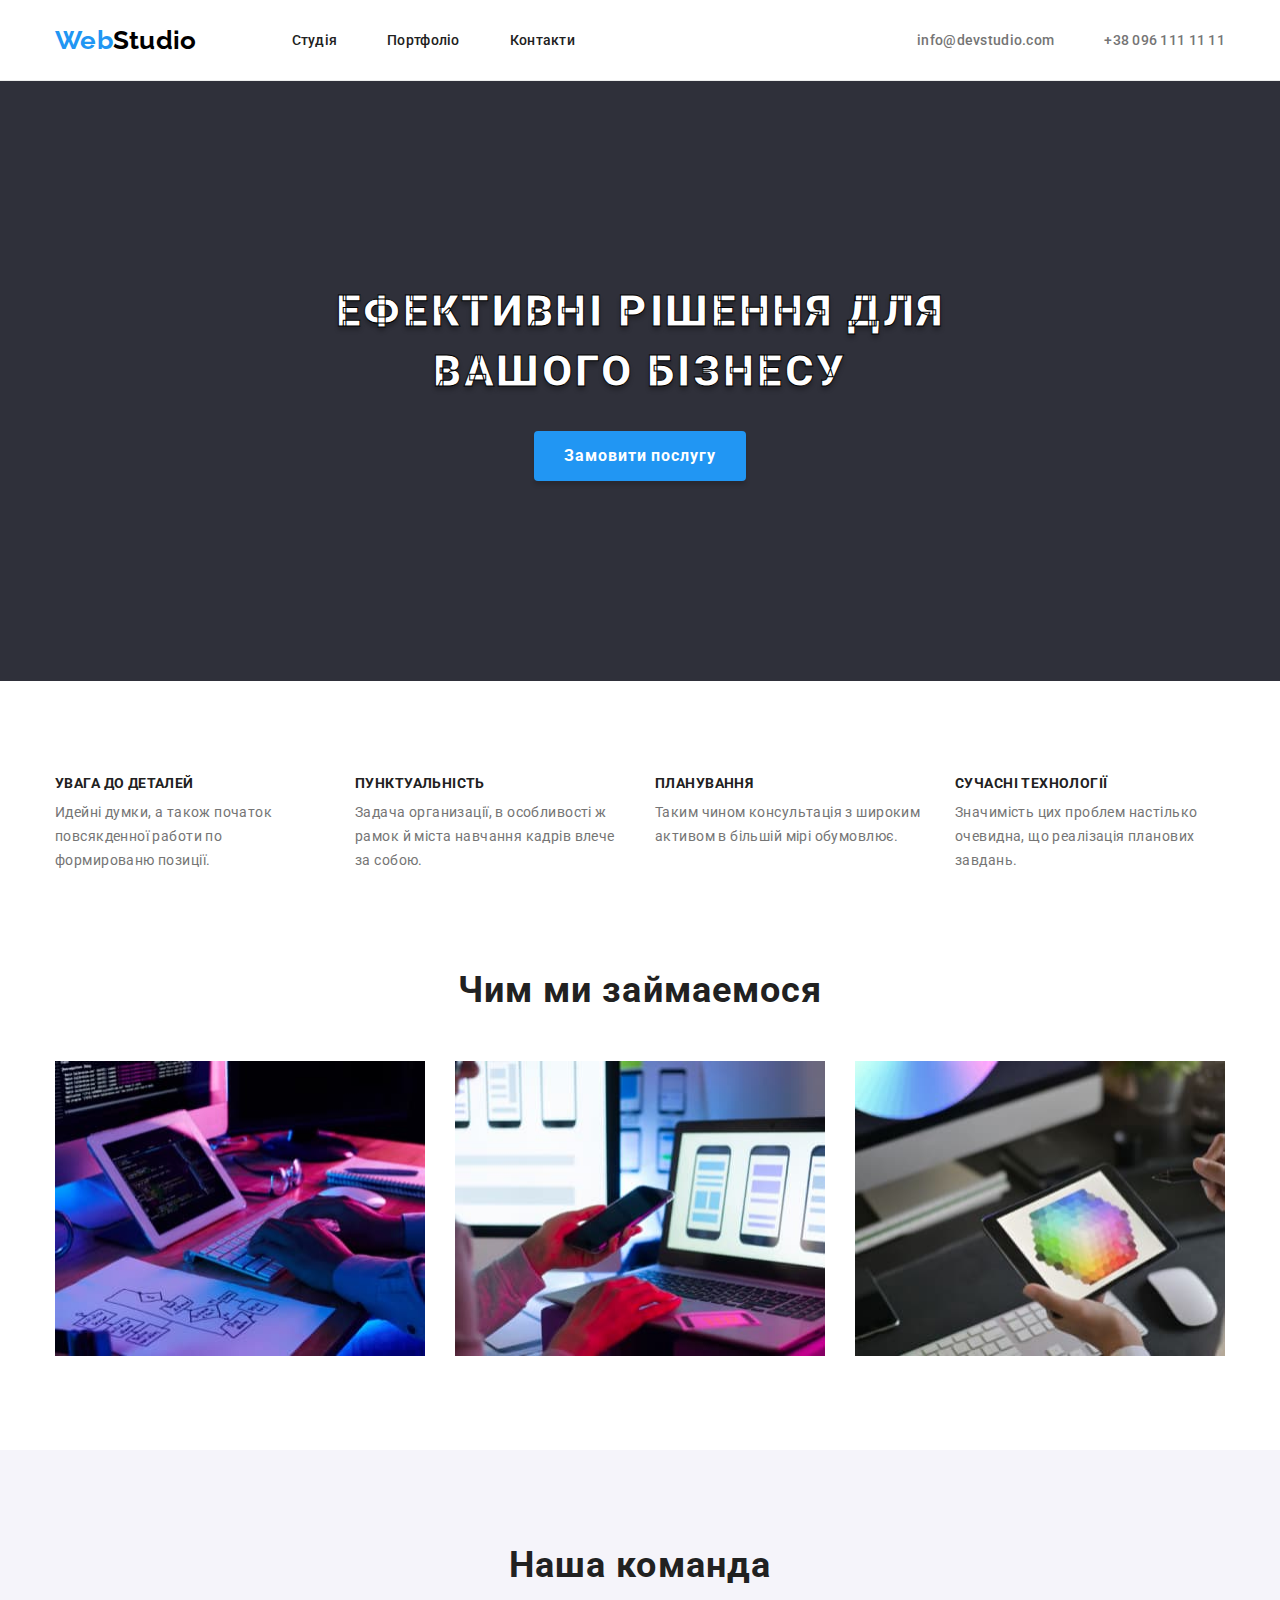
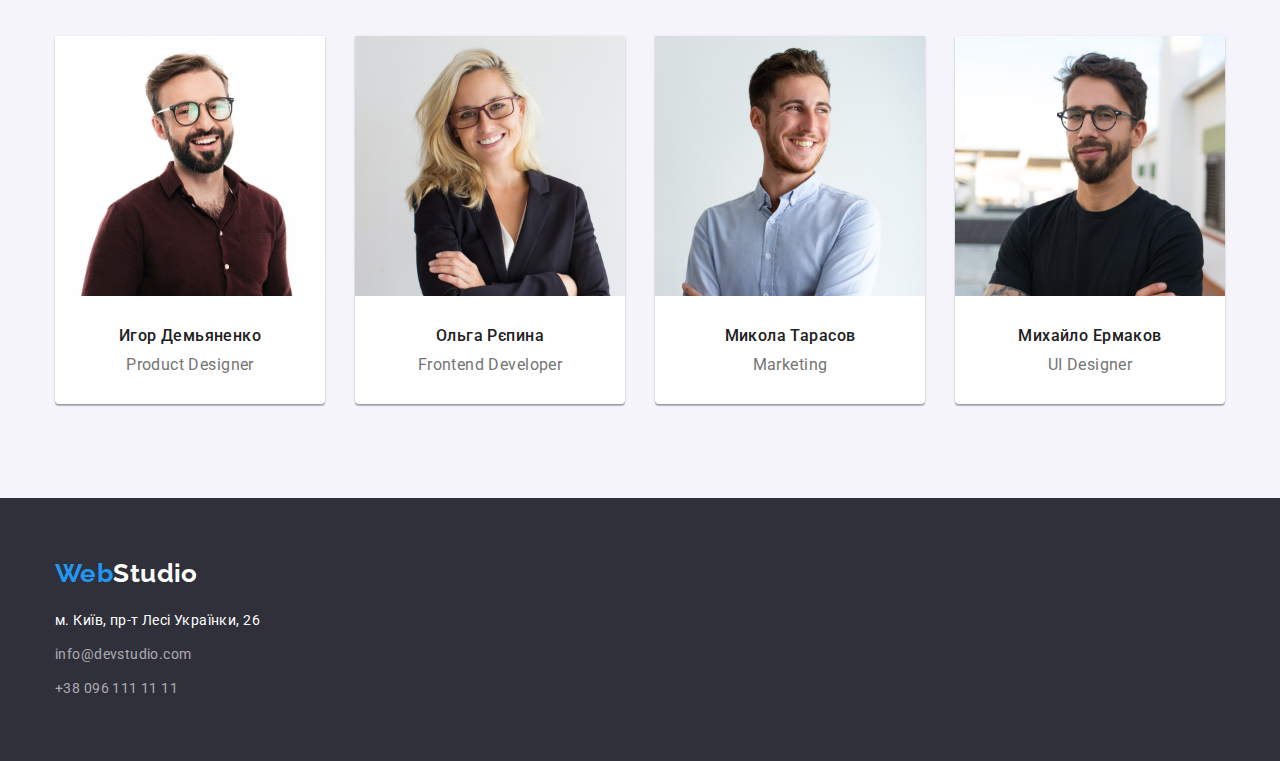
<file: index.html>
<!DOCTYPE html>
<html lang="uk">
  <head>
    <meta charset="UTF-8" />
    <meta http-equiv="X-UA-Compatible" content="IE=edge" />
    <meta name="viewport" content="width=device-width, initial-scale=1.0" />
    <link
      rel="stylesheet"
      href="https://cdnjs.cloudflare.com/ajax/libs/modern-normalize/1.0.0/modern-normalize.min.css"
    />
    <link rel="preconnect" href="https://fonts.googleapis.com" />
    <link rel="preconnect" href="https://fonts.gstatic.com" crossorigin />
    <link
      href="https://fonts.googleapis.com/css2?family=Raleway:wght@700&family=Roboto:wght@400;500;700;900&display=swap"
      rel="stylesheet"
    />
    <link href="./css/styles.css" rel="stylesheet" />
    <title>WebStudio</title>
  </head>
  <body>
    <header class="header">
      <div class="container container-header">
        <a href="./index.html" class="link logo"
          >Web<span class="logo-header-span">Studio</span></a
        >
        <nav>
          <ul class="list nav-menu">
            <li class="nav-menu-item">
              <a href="./index.html" class="link">Студія</a>
            </li>
            <li class="nav-menu-item">
              <a href="./portfolio.html" class="link">Портфоліо</a>
            </li>
            <li class="nav-menu-item"><a href="" class="link">Контакти</a></li>
          </ul>
        </nav>
        <ul class="list contacts-header-items">
          <li class="contacts-headers-item">
            <a href="mailto:info@devstudio.com" class="link"
              >info@devstudio.com</a
            >
          </li>
          <li class="contacts-headers-item">
            <a href="tel:+380961111111" class="link">+38 096 111 11 11</a>
          </li>
        </ul>
      </div>
    </header>
    <main>
      <section class="main-banner section">
        <div class="container">
          <h1 class="main-text">Ефективні рішення для вашого бізнесу</h1>
          <button type="button" class="button-to-order">
            Замовити послугу
          </button>
        </div>
      </section>
      <section class="benefits-section section">
        <h2 class="visually-hidden">
          Індивідуальний підхід до кожного клієнта
        </h2>
        <div class="container">
          <ul class="list card-set">
            <li class="card-item benefit-card">
              <h3 class="benefits-title">Увага до деталей</h3>
              <p>
                Идейні думки, а також початок повсякденної работи по формированю
                позиції.
              </p>
            </li>
            <li class="card-item benefit-card">
              <h3 class="benefits-title">Пунктуальність</h3>
              <p>
                Задача организації, в особливості ж рамок й міста навчання
                кадрів влече за собою.
              </p>
            </li>
            <li class="card-item benefit-card">
              <h3 class="benefits-title">Планування</h3>
              <p>
                Таким чином консультація з широким активом в більшій мірі
                обумовлює.
              </p>
            </li>
            <li class="card-item benefit-card">
              <h3 class="benefits-title">Сучасні технології</h3>
              <p>
                Значимість цих проблем настілько очевидна, що реалізація
                планових завдань.
              </p>
            </li>
          </ul>
        </div>
      </section>

      <section class="what-we-do-section section">
        <div class="container">
          <h2 class="section-title">Чим ми займаемося</h2>
          <ul class="list card-set list-what-we-do">
            <li class="card-item">
              <img
                src="./images/img-what-we-do-1.jpg"
                alt="Робота з кодом"
                width="370"
                height="295"
              />
            </li>
            <li class="card-item">
              <img
                src="./images/img-what-we-do-2.jpg"
                alt="Маркетинг"
                width="370"
                height="295"
              />
            </li>
            <li class="card-item">
              <img
                src="./images/img-what-we-do-3.jpg"
                alt="Графіка"
                width="370"
                height="295"
              />
            </li>
          </ul>
        </div>
      </section>
      <section class="our-team-section section">
        <div class="container">
          <h2 class="section-title">Наша команда</h2>
          <ul class="list card-set">
            <li class="card-item card-employer">
              <img
                src="./images/img-employer-1.jpg"
                alt="Співробітник Игорь Демьяненко"
                width="270"
                height="260"
              />
              <div class="our-team-section-content">
                <h3 class="our-team-section-title">Игор Демьяненко</h3>
                <p class="our-team-section-description" lang="en">
                  Product Designer
                </p>
              </div>
            </li>
            <li class="card-item card-employer">
              <img
                src="./images/img-employer-2.jpg"
                alt="Співробітник Ольга Репина"
                width="270"
                height="260"
              />
              <div class="our-team-section-content">
                <h3 class="our-team-section-title">Ольга Рєпина</h3>
                <p class="our-team-section-description" lang="en">
                  Frontend Developer
                </p>
              </div>
            </li>
            <li class="card-item card-employer">
              <img
                src="./images/img-employer-3.jpg"
                alt="Співробітник Микола Тарасов"
                width="270"
                height="260"
              />
              <div class="our-team-section-content">
                <h3 class="our-team-section-title">Микола Тарасов</h3>
                <p class="our-team-section-description" lang="en">Marketing</p>
              </div>
            </li>
            <li class="card-item card-employer">
              <img
                src="./images/img-employer-4.jpg"
                alt="Співробітник Михайло Ермаков"
                width="270"
                height="260"
              />
              <div class="our-team-section-content">
                <h3 class="our-team-section-title">Михайло Ермаков</h3>
                <p class="our-team-section-description" lang="en">
                  UI Designer
                </p>
              </div>
            </li>
          </ul>
        </div>
      </section>
    </main>
    <footer class="footer">
      <div class="container">
        <a href="/index.html" class="link logo"
          >Web<span class="logo-white">Studio</span></a
        >
        <address class="address">
          <ul class="list list-address">
            <li>
              <a
                class="link address-company"
                href="https://goo.gl/maps/xmvjDF4cQr8UGCpK6"
                target="_blank"
                rel="noopener noreferrer nofollow"
                >м. Київ, пр-т Лесі Українки, 26</a
              >
            </li>
            <li>
              <a class="link" href="mailto:info@devstudio.com"
                >info@devstudio.com</a
              >
            </li>
            <li>
              <a class="link" href="tel:+380961111111">+38 096 111 11 11</a>
            </li>
          </ul>
        </address>
      </div>
    </footer>
  </body>
</html>
</file>
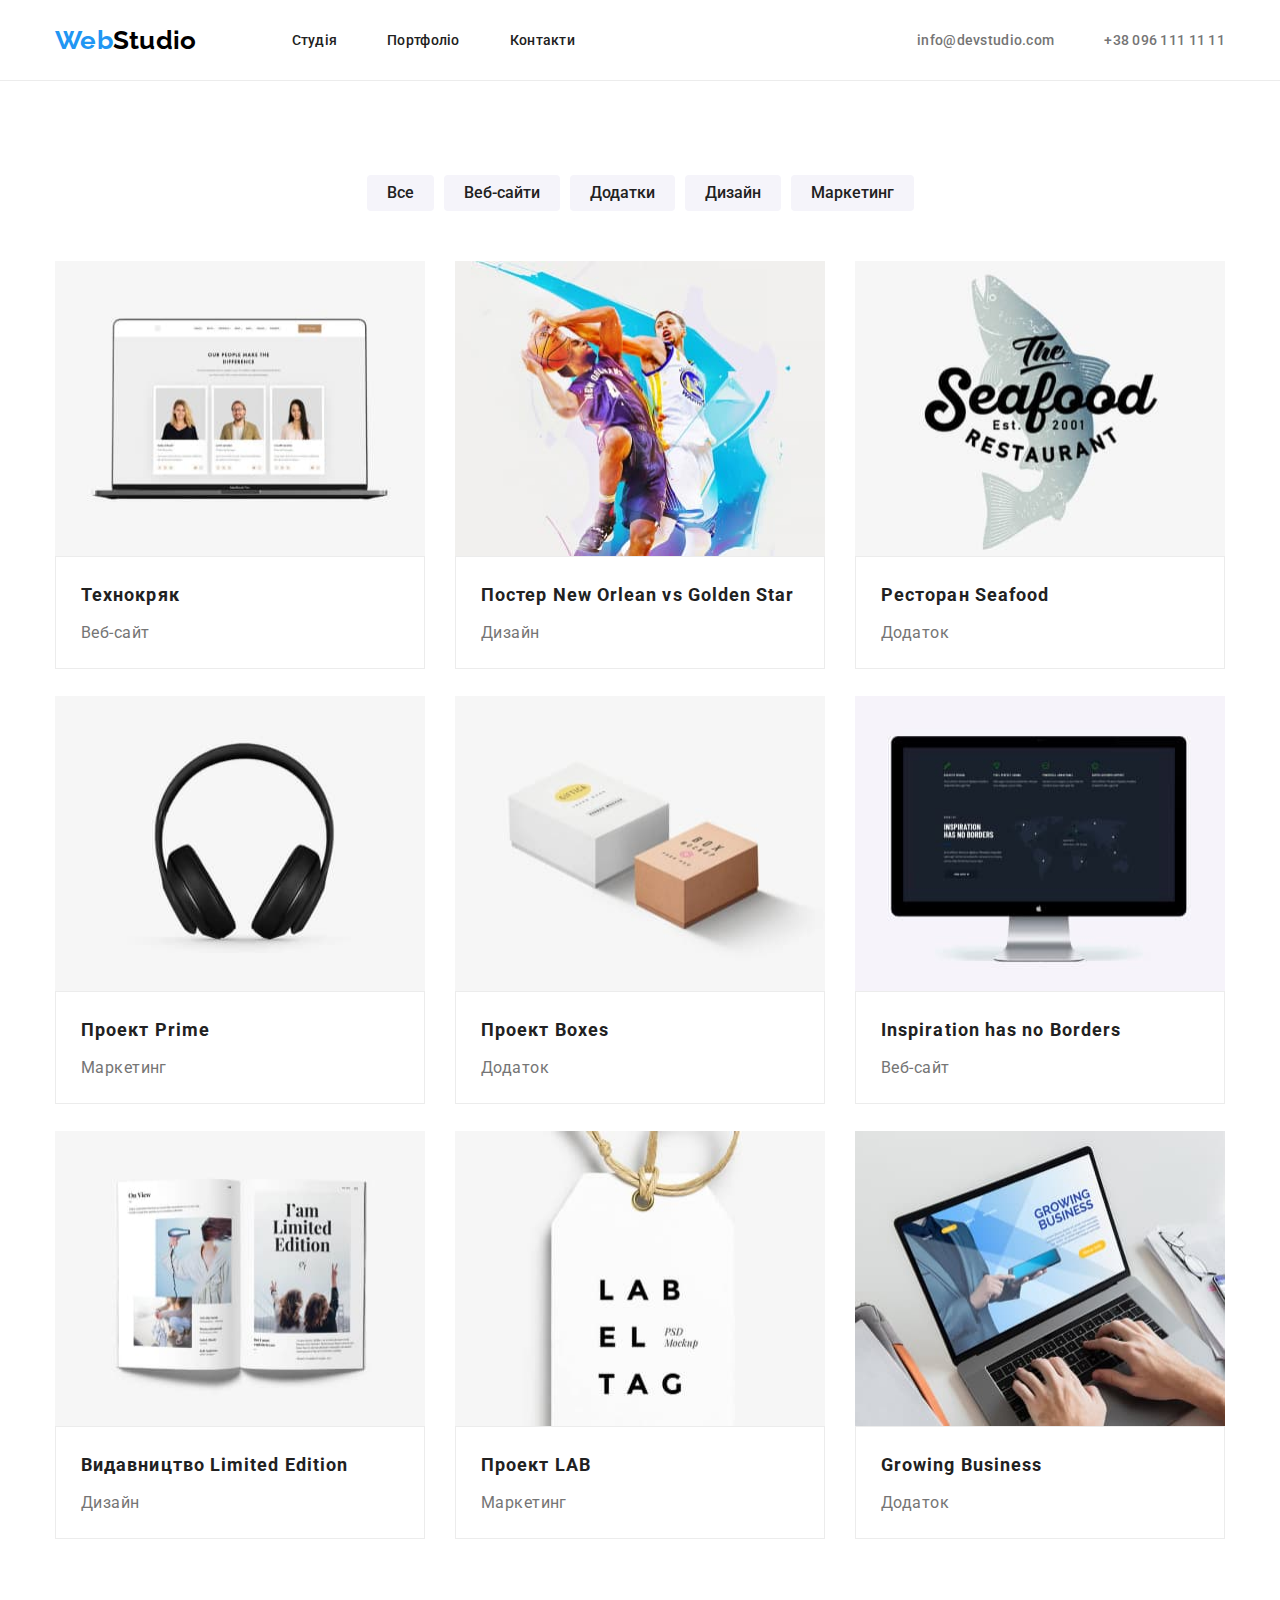
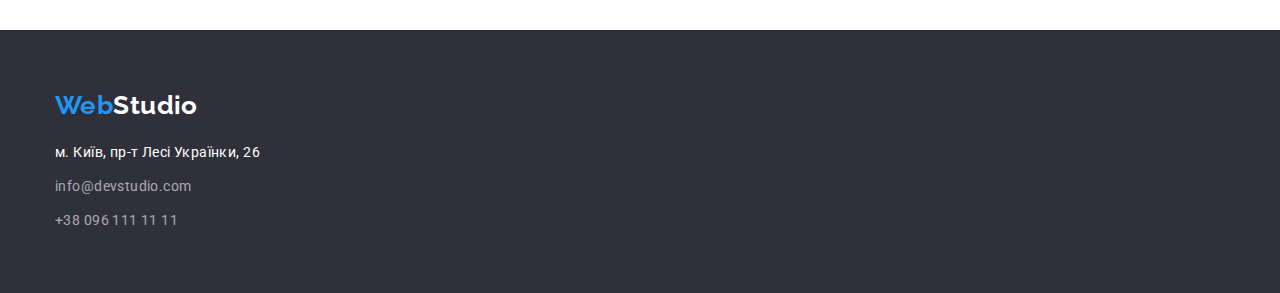
<file: portfolio.html>
<!DOCTYPE html>
<html lang="uk">
  <head>
    <meta charset="UTF-8" />
    <meta http-equiv="X-UA-Compatible" content="IE=edge" />
    <meta name="viewport" content="width=device-width, initial-scale=1.0" />
    <link
      rel="stylesheet"
      href="https://cdnjs.cloudflare.com/ajax/libs/modern-normalize/1.0.0/modern-normalize.min.css"
    />
    <link rel="preconnect" href="https://fonts.googleapis.com" />
    <link rel="preconnect" href="https://fonts.gstatic.com" crossorigin />
    <link
      href="https://fonts.googleapis.com/css2?family=Raleway:wght@700&family=Roboto:wght@400;500;700;900&display=swap"
      rel="stylesheet"
    />
    <link href="./css/styles.css" rel="stylesheet" />
    <title>Портфоліо</title>
  </head>
  <body>
    <header class="header">
      <div class="container container-header">
        <a href="./index.html" class="link logo"
          >Web<span class="logo-header-span">Studio</span></a
        >
        <nav>
          <ul class="list nav-menu">
            <li class="nav-menu-item">
              <a href="./index.html" class="link">Студія</a>
            </li>
            <li class="nav-menu-item">
              <a href="./portfolio.html" class="link">Портфоліо</a>
            </li>
            <li class="nav-menu-item"><a href="" class="link">Контакти</a></li>
          </ul>
        </nav>
        <ul class="list contacts-header-items">
          <li class="contacts-headers-item">
            <a href="mailto:info@devstudio.com" class="link"
              >info@devstudio.com</a
            >
          </li>
          <li class="contacts-headers-item">
            <a href="tel:+380961111111" class="link">+38 096 111 11 11</a>
          </li>
        </ul>
      </div>
    </header>
    <main>
      <h1 class="visually-hidden">Наше Портфоліо</h1>
      <section class="menu-button section">
        <h2 class="visually-hidden">Робимо на якість</h2>
        <div class="container">
          <ul class="list menu-list">
            <li>
              <button class="menu-filter-button" type="button">Все</button>
            </li>
            <li>
              <button class="menu-filter-button" type="button">
                Веб-сайти
              </button>
            </li>
            <li>
              <button class="menu-filter-button" type="button">Додатки</button>
            </li>
            <li>
              <button class="menu-filter-button" type="button">Дизайн</button>
            </li>
            <li>
              <button class="menu-filter-button" type="button">
                Маркетинг
              </button>
            </li>
          </ul>
          <ul class="list projects card-set">
            <li class="list-project-item card-item">
              <a
                class="link"
                href=""
                target="_blank"
                rel="noopener noreferrer nofollow"
              >
                <img
                  src="./images/img-project-1.jpg"
                  alt="Технокряк"
                  width="370"
                  height="295"
                />
                <div class="list-project-content">
                  <h3 class="projects-title">Технокряк</h3>
                  <p class="projects-text">Веб-сайт</p>
                </div>
              </a>
            </li>
            <li class="list-project-item card-item">
              <a
                class="link"
                href=""
                target="_blank"
                rel="noopener noreferrer nofollow"
              >
                <img
                  src="./images/img-project-2.jpg"
                  alt="Постер New Orlean vs Golden Star"
                  width="370"
                  height="295"
                />
                <div class="list-project-content">
                  <h3 class="projects-title">
                    Постер New Orlean vs Golden Star
                  </h3>
                  <p class="projects-text">Дизайн</p>
                </div>
              </a>
            </li>
            <li class="list-project-item card-item">
              <a
                class="link"
                href=""
                target="_blank"
                rel="noopener noreferrer nofollow"
              >
                <img
                  src="./images/img-project-3.jpg"
                  alt="Ресторан Seafood"
                  width="370"
                  height="295"
                />
                <div class="list-project-content">
                  <h3 class="projects-title">Ресторан Seafood</h3>
                  <p class="projects-text">Додаток</p>
                </div>
              </a>
            </li>
            <li class="list-project-item card-item">
              <a
                class="link"
                href=""
                target="_blank"
                rel="noopener noreferrer nofollow"
              >
                <img
                  src="./images/img-project-4.jpg"
                  alt="Проект Prime"
                  width="370"
                  height="295"
                />
                <div class="list-project-content">
                  <h3 class="projects-title">Проект Prime</h3>
                  <p class="projects-text">Маркетинг</p>
                </div>
              </a>
            </li>
            <li class="list-project-item card-item">
              <a
                class="link"
                href=""
                target="_blank"
                rel="noopener noreferrer nofollow"
              >
                <img
                  src="./images/img-project-5.jpg"
                  alt="Проект Boxes"
                  width="370"
                  height="295"
                />
                <div class="list-project-content">
                  <h3 class="projects-title">Проект Boxes</h3>
                  <p class="projects-text">Додаток</p>
                </div>
              </a>
            </li>
            <li class="list-project-item card-item">
              <a
                class="link"
                href=""
                target="_blank"
                rel="noopener noreferrer nofollow"
              >
                <img
                  src="./images/img-project-6.jpg"
                  alt="Inspiration has no Border"
                  width="370"
                  height="295"
                />
                <div class="list-project-content">
                  <h3 class="projects-title">Inspiration has no Borders</h3>
                  <p class="projects-text">Веб-сайт</p>
                </div>
              </a>
            </li>
            <li class="list-project-item card-item">
              <a
                class="link"
                href=""
                target="_blank"
                rel="noopener noreferrer nofollow"
              >
                <img
                  src="./images/img-project-7.jpg"
                  alt="Видавництво Limited Edition"
                  width="370"
                  height="295"
                />
                <div class="list-project-content">
                  <h3 class="projects-title">Видавництво Limited Edition</h3>
                  <p class="projects-text">Дизайн</p>
                </div>
              </a>
            </li>
            <li class="list-project-item card-item">
              <a
                class="link"
                href=""
                target="_blank"
                rel="noopener noreferrer nofollow"
              >
                <img
                  src="./images/img-project-8.jpg"
                  alt="Проект LAB"
                  width="370"
                  height="295"
                />
                <div class="list-project-content">
                  <h3 class="projects-title">Проект LAB</h3>
                  <p class="projects-text">Маркетинг</p>
                </div>
              </a>
            </li>
            <li class="list-project-item card-item">
              <a
                class="link"
                href=""
                target="_blank"
                rel="noopener noreferrer nofollow"
              >
                <img
                  src="./images/img-project-9.jpg"
                  alt="Growing Business"
                  width="370"
                  height="295"
                />
                <div class="list-project-content">
                  <h3 class="projects-title">Growing Business</h3>
                  <p class="projects-text">Додаток</p>
                </div>
              </a>
            </li>
          </ul>
        </div>
      </section>
    </main>
    <footer class="footer">
      <div class="container">
        <a href="/index.html" class="link logo"
          >Web<span class="logo-white">Studio</span></a
        >
        <address class="address">
          <ul class="list list-address">
            <li>
              <a
                class="link address-company"
                href="https://goo.gl/maps/xmvjDF4cQr8UGCpK6"
                target="_blank"
                rel="noopener noreferrer nofollow"
                >м. Київ, пр-т Лесі Українки, 26</a
              >
            </li>
            <li>
              <a class="link" href="mailto:info@devstudio.com"
                >info@devstudio.com</a
              >
            </li>
            <li>
              <a class="link" href="tel:+380961111111">+38 096 111 11 11</a>
            </li>
          </ul>
        </address>
      </div>
    </footer>
  </body>
</html>
</file>
<file: css/styles.css>
/* __________________ All using */
:root {
  --blue-color: #2196f3;
  --black-color: #212121;
  --gray-color: #757575;
  --white-color: #ffffff;
  --background-color-basic: #2f303a;
  --background-color-second: #f5f4fa;
  --margin-card: 30px;
  --margin-card-minus: -30px;
  --count-card: 4;
}

p,
h1,
h2,
h3,
h4,
h5,
h6 {
  margin: 0;
}

ul,
ol {
  margin: 0;
  padding-left: 0;
}

img {
  display: block;
}

body {
  font-family: "Roboto", sans-serif;
  font-size: 14px;
  line-height: 1.71;
  letter-spacing: 0.03em;
  color: var(--gray-color);
}

.visually-hidden {
  position: absolute;
  white-space: nowrap;
  width: 1px;
  height: 1px;
  overflow: hidden;
  border: 0;
  padding: 0;
  clip: rect(0 0 0 0);
  clip-path: inset(50%);
  margin: -1px;
}

.section {
  padding-bottom: 94px;
  padding-top: 94px;
}

.container {
  width: 1200px;
  padding-left: 15px;
  padding-right: 15px;
  margin: 0 auto;
}

.link {
  text-decoration: none;
  color: inherit;
}

.list {
  list-style-type: none;
}

.card-set {
  display: flex;
  flex-wrap: wrap;
  margin-top: var(--margin-card-minus);
  margin-left: var(--margin-card-minus);
}

.card-item {
  margin-top: var(--margin-card);
  margin-left: var(--margin-card);
  flex-basis: (100% / var(--count-card) - var(--margin-card));
  /* flex-basis: calc((100% - var(--margin-card)) / var(--card-count)); */
}

.section-title {
  font-weight: 700;
  font-size: 36px;
  line-height: calc(42 / 36);
  text-align: center;
  letter-spacing: 0.03em;
  color: var(--black-color);
  margin-bottom: 50px;
}

/* _________________ Header styles */

.header {
  font-weight: 500;
  line-height: calc(16 / 14);
  letter-spacing: 0.02em;
  border-bottom: solid 1px #ececec;
}

.logo {
  font-family: "Raleway";
  font-weight: 700;
  font-size: 26px;
  line-height: calc(31 / 26);
  color: var(--blue-color);
}

.logo-header-span {
  color: black;
}

.container-header {
  display: flex;
  align-items: center;
  height: 80px;
}

.header .logo {
  margin-right: 95px;
}

.nav-menu {
  color: var(--black-color);
  display: flex;
}

.nav-menu a:hover,
.nav-menu a:focus {
  color: var(--blue-color);
}

.nav-menu-item:not(:last-child) {
  margin-right: 50px;
}

.contacts-header a:hover,
.contacts-header a:focus {
  color: var(--blue-color);
}

.contacts-header {
  margin-left: auto;
}

.contacts-header-items {
  display: flex;
  margin-left: auto;
}

.nav-menu .link,
.contacts-header-items .link {
  padding-top: 32px;
  padding-bottom: 32px;
  display: flex;
}

.contacts-headers-item:not(:first-child) {
  margin-left: 50px;
}

/*_____________________ Main banner  */

.main-banner {
  background-color: var(--background-color-basic);
  padding-top: 200px;
  padding-bottom: 200px;
}

.main-text {
  font-weight: 900;
  font-size: 44px;
  line-height: calc(60 / 44);
  text-align: center;
  letter-spacing: 0.06em;
  text-transform: uppercase;

  color: white;
  -webkit-text-stroke: 1px black;
  text-shadow: 0px 4px 4px rgba(0, 0, 0, 0.25);
  margin-left: auto;
  margin-right: auto;
  margin-bottom: 30px;
  max-width: 700px;
}

.button-to-order {
  font-family: "Roboto", sans-serif;
  cursor: pointer;
  background: var(--blue-color);
  box-shadow: 0px 4px 4px rgba(0, 0, 0, 0.15);
  border-radius: 4px;

  font-weight: 700;
  font-size: 16px;
  line-height: calc(30 / 16);

  margin: 0 auto;
  display: block;
  padding: 10px 30px;
  text-align: center;
  letter-spacing: 0.06em;

  color: white;
  border: none;
}

.button-to-order:hover,
.button-to-order:focus {
  background-color: #188ce8;
}

/* _______________ Benefits section */

.benefits-title {
  font-size: 14px;
  font-weight: 700;
  line-height: calc(16 / 14);
  text-transform: uppercase;
  color: var(--black-color);

  margin-bottom: 10px;
}

.benefit-card {
  width: 270px;
  height: 100px;
}

/* _____________ What we do section */

.what-we-do-section {
  padding-top: 0;
}

.list-what-we-do {
  --card-count: 4;
}

/* Our team */

.our-team-section {
  background-color: var(--background-color-second);
}

.our-team-section-title,
.our-team-section-description {
  font-size: 16px;
  line-height: calc(19 / 16);
  text-align: center;
}

.our-team-section-title {
  font-weight: 500;
  color: var(--black-color);
  margin-bottom: 10px;
}

.our-team-section-content {
  padding: 30px;
}

.card-employer {
  background: #ffffff;
  box-shadow: 0px 1px 3px rgba(0, 0, 0, 0.12), 0px 1px 1px rgba(0, 0, 0, 0.14),
    0px 2px 1px rgba(0, 0, 0, 0.2);
  border-radius: 0px 0px 4px 4px;
}

/* __________ Footer */

.footer {
  background-color: var(--background-color-basic);
  padding-top: 60px;
  padding-bottom: 60px;
}

.footer .logo {
  margin-bottom: 20px;
  display: block;
}

.list-address li:not(:last-child) {
  margin-bottom: 10px;
}

.logo-white {
  color: white;
}

/* ____________ Address */

.address {
  font-style: normal;
  color: rgba(255, 255, 255, 0.6);
}

.address-company {
  color: white;
}

/* .address-contact {
  text-decoration: none;
  color: var(--gray-color);
} */

.address a:hover,
.address a:focus {
  color: var(--blue-color);
}

/* ____________________________ PORTFOLIO ________________ */
/* __________________________ Menu filters buttons */

.menu-filter-button {
  font-family: "Roboto", sans-serif;
  font-weight: 500;
  font-size: 16px;
  line-height: calc(26 / 16);

  text-align: center;
  color: var(--black-color);
  background-color: var(--background-color-second);
  border-radius: 4px;
  border: none;

  /* --margin-card: 10px; */
  padding: 5px 20px;
}

.menu-list {
  display: flex;
  justify-content: center;
  margin-bottom: 50px;
}

.menu-list li:not(:last-child) {
  margin-right: 10px;
}

.menu-button button:hover,
.menu-button button:focus {
  background-color: var(--blue-color);
  color: var(--white-color);
  box-shadow: 0px 3px 1px rgba(0, 0, 0, 0.1), 0px 1px 2px rgba(0, 0, 0, 0.08),
    0px 2px 2px rgba(0, 0, 0, 0.12);
}

/* _____________ Table projects */

.projects-title {
  font-size: 18px;
  line-height: calc(36 / 18);
  letter-spacing: 0.06em;
  color: var(--black-color);
  margin-bottom: 5px;
}

.projects-text {
  font-size: 16px;
  line-height: calc(30 / 16);
}

.list-project-item {
  width: 370px;
  height: 405px;
}

.list-project-content {
  padding: 20px 25px;
  border: solid 1px #ececec;
}
</file>
